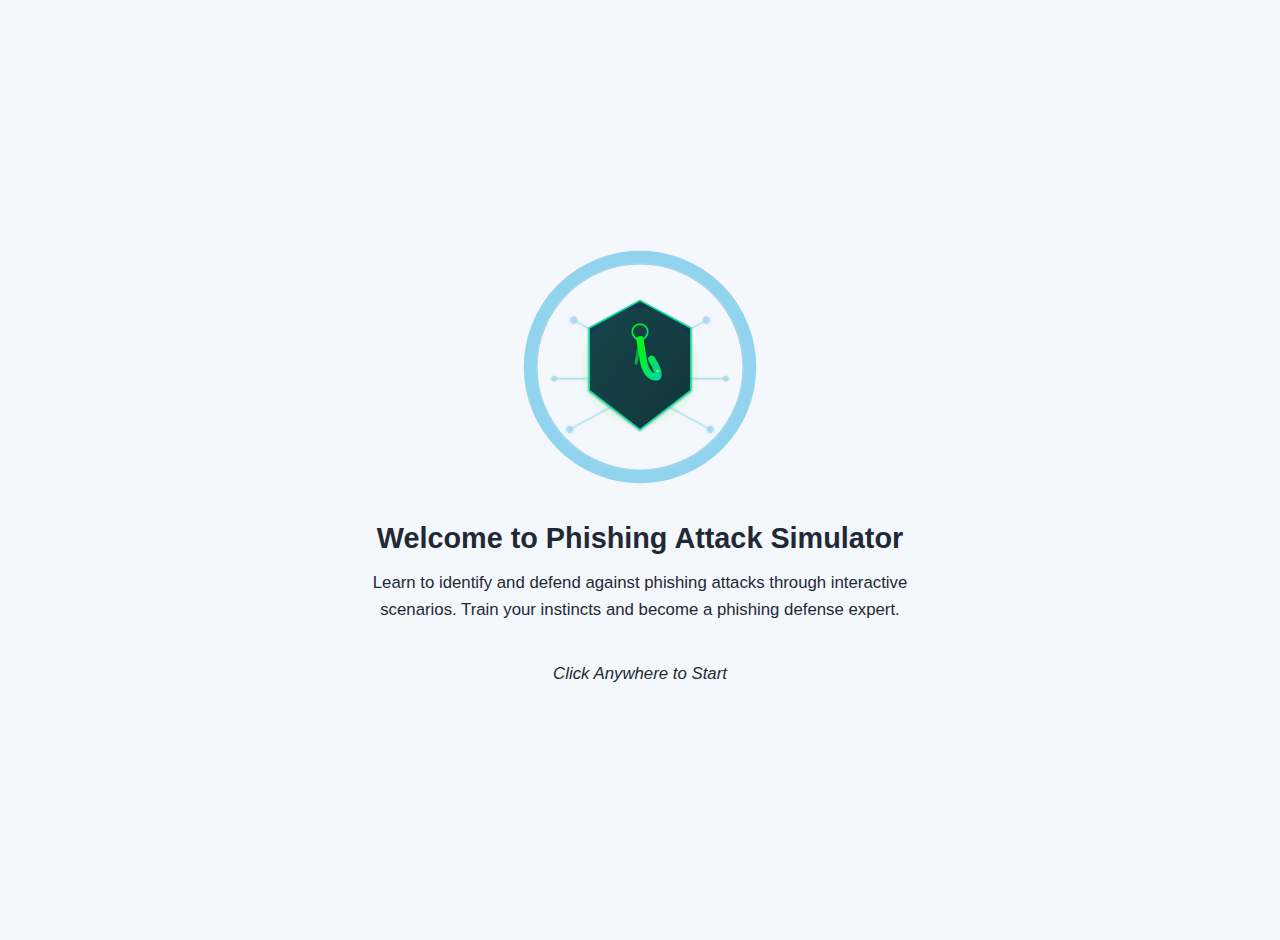
<file: index.html>
<!DOCTYPE html>
<html lang="en">
<head>
    <meta charset="UTF-8" />
    <meta name="viewport" content="width=device-width, initial-scale=1.0" />
    <title>Phishing Attack Simulator</title>
    <link rel="stylesheet" href="styles.css">
</head>
<body>
    <script>
        // Redirect to welcome page on initial load
        window.location.href = 'welcome.html';
    </script>
</body>
</html>
    
    <div class="simulation-container">
        <div class="card">
            <h2 style="text-align:center">💻 Phishing Simulation Area</h2>
            <p style="text-align:center; margin-bottom: 25px;">The selected phishing scenario appears here. Do not enter real credentials! </p>
            
            <div id="simulationContainer" style="min-height: 250px; text-align: center;">
                <p>Select a scenario from the <strong>Dashboard & Scenarios</strong> page to begin.</p>
                <div class="card phishing-box" id="phishingBox">
                    </div>
            </div>
        </div>
    </div>

    <script src="script.js"></script>
    <script>
        document.addEventListener('DOMContentLoaded', () => {
            // Load the selected template when the simulation page loads
            const type = localStorage.getItem('currentPhishTemplate');
            if (type) {
                // Manually construct and inject the content since we can't call loadTemplate directly
                const box = document.getElementById('phishingBox');
                box.style.display = 'block';
                let content = '';

                if (type === 'email') {
                    content = `
                        <h3>⚠️ Account Restricted!</h3>
                        <p>Please login to verify your identity.</p>
                        <div class="input-box">
                            <input type="email" id="email" placeholder="Enter Email" />
                            <input type="password" id="password" placeholder="Enter Password" />
                            <button class="login-btn" onclick="submitPhish()">Verify Now</button>
                        </div>
                        <p class="result" id="resultMsg"></p>
                    `;
                } else if (type === 'bank') {
                    content = `
                        <h3>🏦 Bank Security Alert</h3>
                        <p>We detected unusual activity. Login immediately.</p>
                        <div class="input-box">
                            <input type="text" id="email" placeholder="Card Number / Username" />
                            <input type="password" id="password" placeholder="Online Banking Password" />
                            <button class="login-btn" onclick="submitPhish()">Secure Account</button>
                        </div>
                        <p class="result" id="resultMsg"></p>
                    `;
                } else if (type === 'popup') {
                    content = `
                        <h3>⚠️ SECURITY WARNING</h3>
                        <p>Your device is at risk! Login to restore protection.</p>
                        <div class="input-box">
                            <input type="text" id="email" placeholder="Username" />
                            <input type="password" id="password" placeholder="Password" />
                            <button class="login-btn" onclick="submitPhish()">Fix Issue</button>
                        </div>
                        <p class="result" id="resultMsg"></p>
                    `;
                }
                box.innerHTML = content;
                localStorage.removeItem('currentPhishTemplate'); // Clear the flag
            }
        });
    </script>
</body>
</html>
</file>
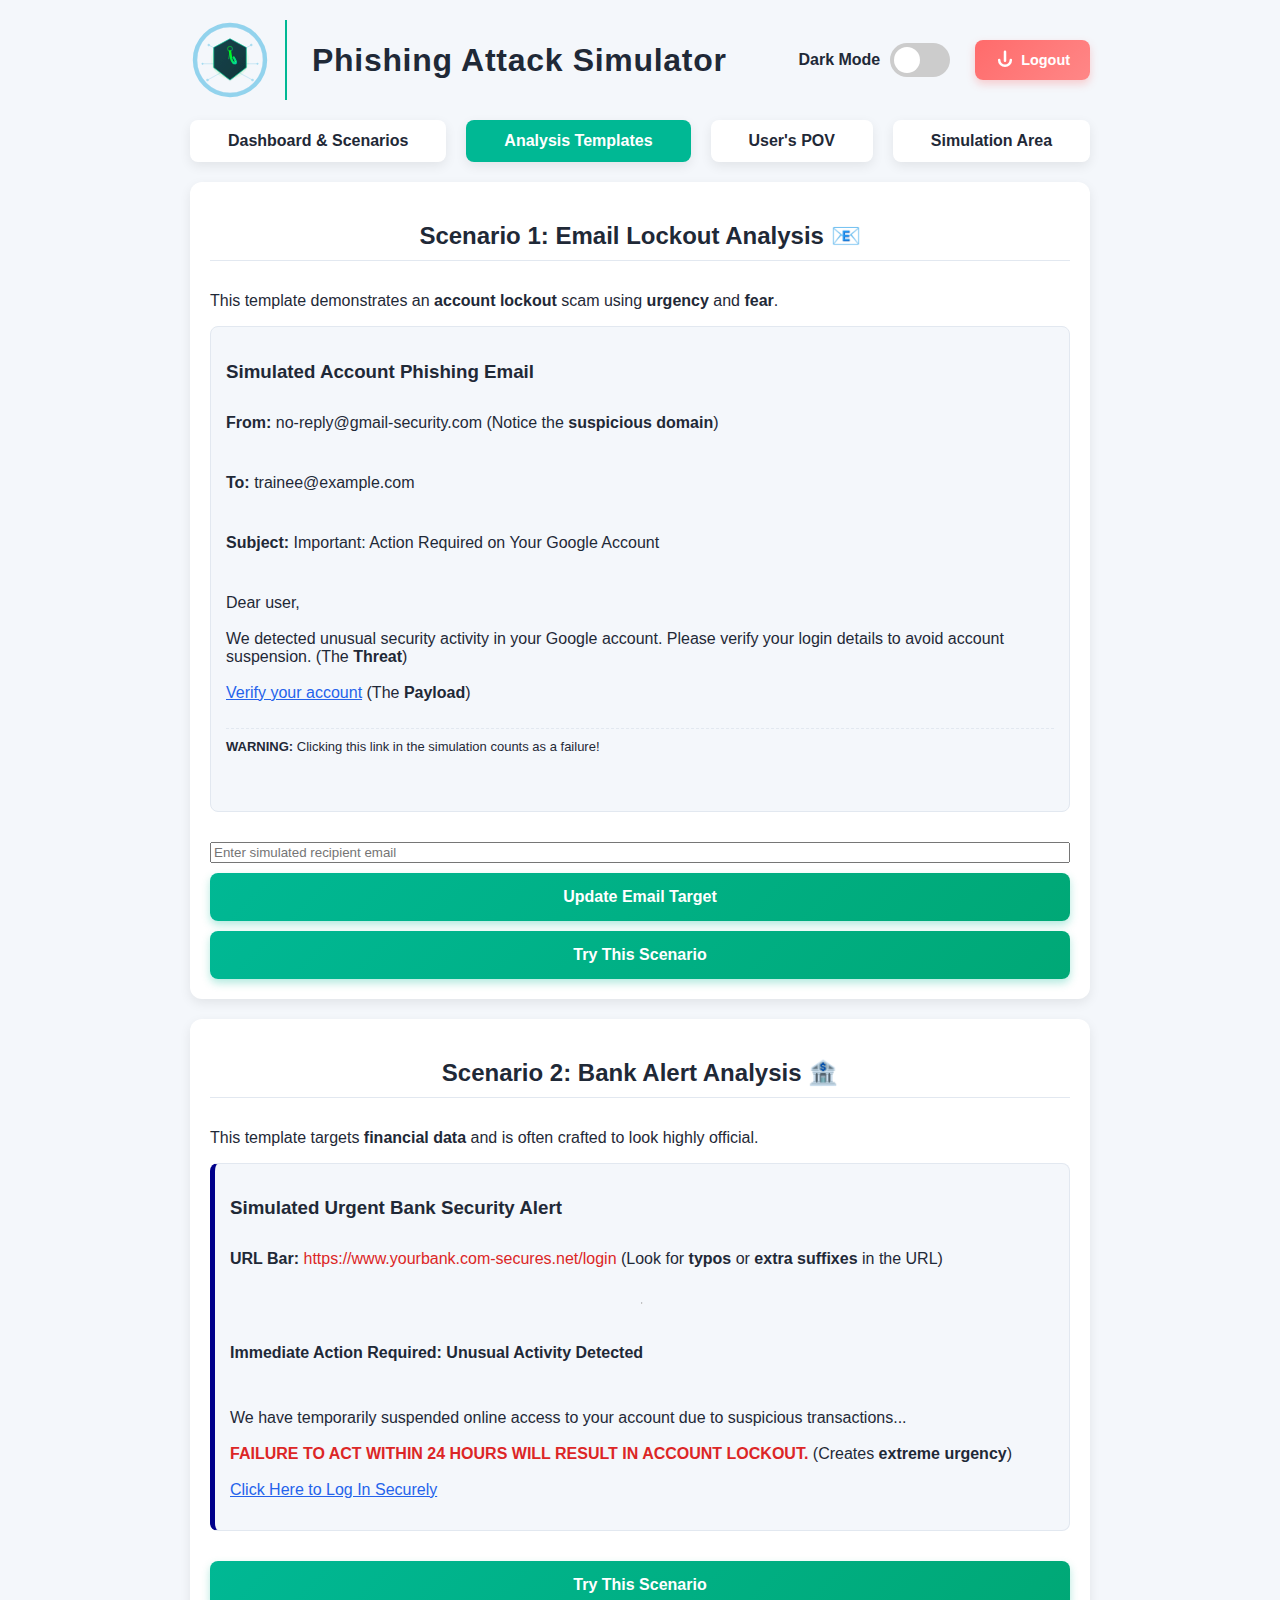
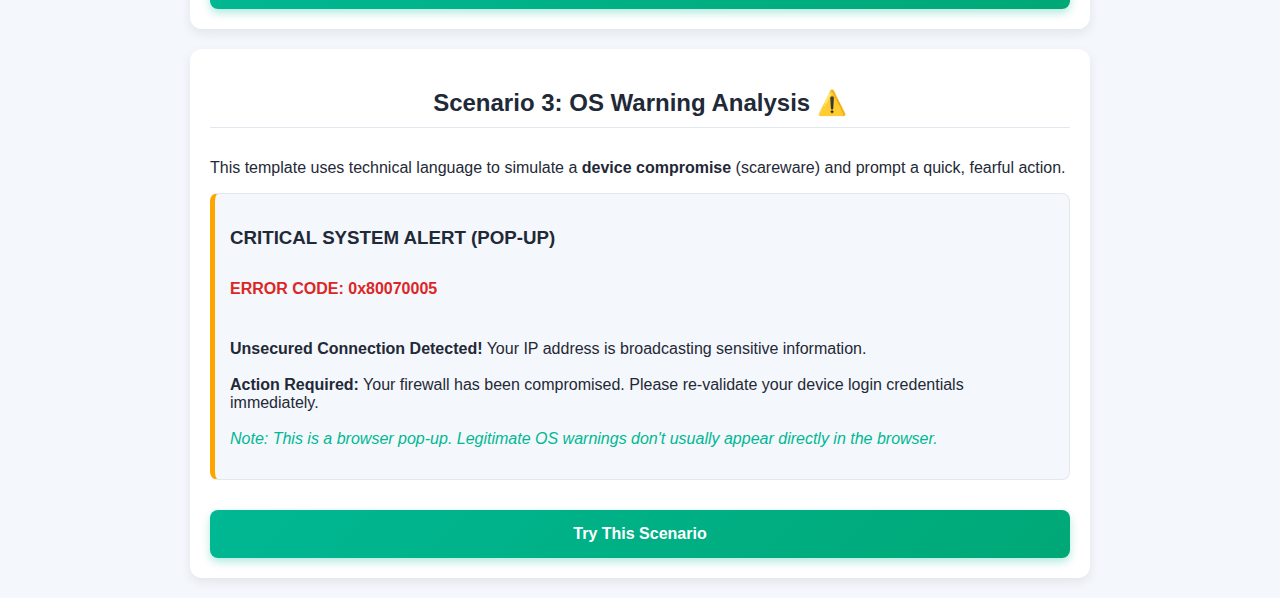
<file: analysis.html>
<!DOCTYPE html>
<html lang="en">
<head>
    <meta charset="UTF-8" />
    <meta name="viewport" content="width=device-width, initial-scale=1.0" />
    <title>Analysis Templates</title>
    <link rel="stylesheet" href="styles.css">
</head>
<body>
    <div class="header">
        <div class="logo-container">
            <img src="logo.svg" alt="Logo" class="logo">
        </div>
        <h1>Phishing Attack Simulator</h1>
        <div class="toggle-container">
            <span style="font-weight: bold;">Dark Mode</span>
            <label class="switch">
                <input type="checkbox" id="toggleDark">
                <span class="slider"></span>
            </label>
        </div>
        <button class="logout-btn" onclick="logout()" aria-label="Logout">
            <svg class="logout-icon" viewBox="0 0 24 24" xmlns="http://www.w3.org/2000/svg" aria-hidden="true" focusable="false">
                <path d="M12 2v11" stroke-linecap="round" stroke-linejoin="round"/>
                <path d="M5 12a7 7 0 0014 0" stroke-linecap="round" stroke-linejoin="round"/>
            </svg>
            <span class="logout-text">Logout</span>
        </button>
    </div>

    <nav class="nav">
        <a href="dashboard.html" class="nav-link">Dashboard & Scenarios</a>
        <a href="analysis.html" class="nav-link active">Analysis Templates</a>
        <a href="receive.html" class="nav-link">User's POV</a>
        <a href="simulation.html" class="nav-link">Simulation Area</a>
    </nav>
    
    <div class="analysis-container">

        <div class="card" id="scenario-email">
            <h2>Scenario 1: Email Lockout Analysis 📧</h2>
            <p>This template demonstrates an <strong>account lockout</strong> scam using <strong>urgency</strong> and <strong>fear</strong>.</p>
            
            <div class="template-preview">
                <h3>Simulated Account Phishing Email</h3>
                <p><strong>From:</strong> no-reply@gmail-security.com (Notice the <strong>suspicious domain</strong>)</p>
                <p><strong>To:</strong> <span id="simEmailTarget">trainee@example.com</span></p>
                <p><strong>Subject:</strong> Important: Action Required on Your Google Account</p>
                <p>
                    Dear user,<br><br>
                    We detected unusual security activity in your Google account. Please verify your login details to avoid account suspension. (The <strong>Threat</strong>)<br><br>
                    <a href="#" id="simEmailLink" style="color:#2563eb;">Verify your account</a> (The <strong>Payload</strong>)
                    <p style="font-size: small; margin: 0; padding-top: 10px; border-top: 1px dashed var(--border);">
                        <strong>WARNING:</strong> Clicking this link in the simulation counts as a failure!
                    </p>
                </p>
            </div>
            
            <div style="margin-top:15px; display:flex; flex-direction:column; gap:10px;">
                <input type="text" id="targetEmailInput" class="input-box" placeholder="Enter simulated recipient email" />
                <button class="template-btn" onclick="setSimEmail()">Update Email Target</button>
                <button class="template-btn" onclick="loadReceiveTemplate('email');">Try This Scenario</button>
            </div>
        </div>

        <div class="card" id="scenario-bank">
            <h2>Scenario 2: Bank Alert Analysis 🏦</h2>
            <p>This template targets <strong>financial data</strong> and is often crafted to look highly official.</p>
            
            <div class="template-preview bank">
                <h3>Simulated Urgent Bank Security Alert</h3>
                <p><strong>URL Bar:</strong> <span style="color:var(--danger);">https://www.yourbank.com-secures.net/login</span> (Look for <strong>typos</strong> or <strong>extra suffixes</strong> in the URL)</p>
                <hr style="border-top: 1px solid var(--border);">
                <h4>Immediate Action Required: Unusual Activity Detected</h4>
                <p>
                    We have temporarily suspended online access to your account due to suspicious transactions...<br><br>
                    <span style="font-weight:bold; color:var(--danger);">FAILURE TO ACT WITHIN 24 HOURS WILL RESULT IN ACCOUNT LOCKOUT.</span> (Creates <strong>extreme urgency</strong>)<br><br>
                    <a href="#" onclick="loadReceiveTemplate('bank'); return false;" style="color:#2563eb;">Click Here to Log In Securely</a>
                </p>
            </div>
            <div style="margin-top:15px; display:flex; flex-direction:column; gap:10px;">
                <button class="template-btn" onclick="loadReceiveTemplate('bank');">Try This Scenario</button>
            </div>
        </div>

        <div class="card" id="scenario-popup">
            <h2>Scenario 3: OS Warning Analysis ⚠️</h2>
            <p>This template uses technical language to simulate a <strong>device compromise</strong> (scareware) and prompt a quick, fearful action.</p>
            
            <div class="template-preview os-warning">
                <h3>CRITICAL SYSTEM ALERT (POP-UP)</h3>
                <p style="color:var(--danger); font-weight:bold;">ERROR CODE: 0x80070005</p>
                <p>
                    <strong>Unsecured Connection Detected!</strong> Your IP address is broadcasting sensitive information.<br><br>
                    <strong>Action Required:</strong> Your firewall has been compromised. Please re-validate your device login credentials immediately.<br><br>
                    <span style="color:var(--primary); font-style:italic;">Note: This is a browser pop-up. Legitimate OS warnings don't usually appear directly in the browser.</span>
                </p>
            </div>
            <div style="margin-top:15px; display:flex; flex-direction:column; gap:10px;">
                <button class="template-btn" onclick="loadReceiveTemplate('popup');">Try This Scenario</button>
            </div>
        </div>

    </div>

    <script src="script.js"></script>
</body>
</html>
</file>
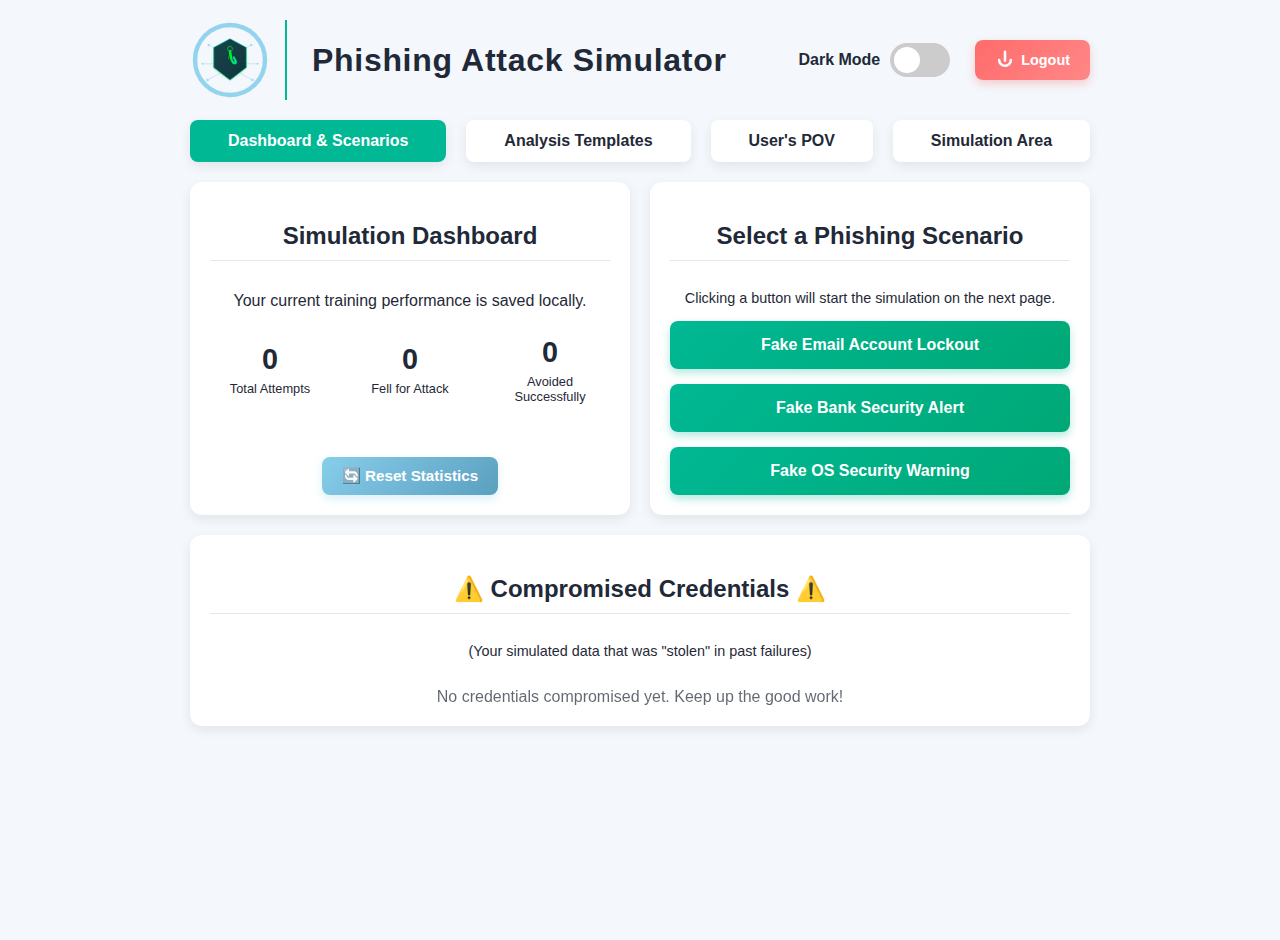
<file: dashboard.html>
<!DOCTYPE html>
<html lang="en">
<head>
    <meta charset="UTF-8" />
    <meta name="viewport" content="width=device-width, initial-scale=1.0" />
    <title>Dashboard & Scenarios</title>
    <link rel="stylesheet" href="styles.css"> 
</head>
<body>
    <div class="header">
        <div class="logo-container">
            <img src="logo.svg" alt="Logo" class="logo">
        </div>
        <h1>Phishing Attack Simulator</h1>
        <div class="toggle-container">
            <span style="font-weight: bold;">Dark Mode</span>
            <label class="switch">
                <input type="checkbox" id="toggleDark">
                <span class="slider"></span>
            </label>
        </div>
        <button class="logout-btn" onclick="logout()" aria-label="Logout">
            <svg class="logout-icon" viewBox="0 0 24 24" xmlns="http://www.w3.org/2000/svg" aria-hidden="true" focusable="false">
                <path d="M12 2v11" stroke-linecap="round" stroke-linejoin="round"/>
                <path d="M5 12a7 7 0 0014 0" stroke-linecap="round" stroke-linejoin="round"/>
            </svg>
            <span class="logout-text">Logout</span>
        </button>
    </div>

    <nav class="nav">
        <a href="dashboard.html" class="nav-link active">Dashboard & Scenarios</a>
        <a href="analysis.html" class="nav-link">Analysis Templates</a>
        <a href="receive.html" class="nav-link">User's POV</a>
        <a href="simulation.html" class="nav-link">Simulation Area</a>
    </nav>

    <div class="dashboard-container">
        
        <div class="card" id="dashboard">
            <h2> Simulation Dashboard</h2>
            <p style="text-align:center;">Your current training performance is saved locally.</p>
            <div class="stats">
                <div class="stat-box"><h3 id="attempts">0</h3><span style="font-size: 0.8em;">Total Attempts</span></div>
                <div class="stat-box"><h3 id="fails">0</h3><span style="font-size: 0.8em;">Fell for Attack</span></div>
                <div class="stat-box"><h3 id="avoided">0</h3><span style="font-size: 0.8em;">Avoided Successfully</span></div>
            </div>
            <div style="text-align: center; margin-top: auto; padding-top: 20px;">
                <button class="reset-btn" onclick="resetStatistics()">🔄 Reset Statistics</button>
            </div>
        </div>

        <div class="card">
            <h2>Select a Phishing Scenario</h2>
            <p style="text-align:center; font-size: 0.9em;">Clicking a button will start the simulation on the next page.</p>
            <div style="display:flex;flex-direction:column;gap:15px; margin-top: auto;">
                <button class="template-btn" onclick="startAnalysisScenario('email')">Fake Email Account Lockout</button>
                <button class="template-btn" onclick="startAnalysisScenario('bank')">Fake Bank Security Alert</button>
                <button class="template-btn" onclick="startAnalysisScenario('popup')">Fake OS Security Warning</button>
            </div>
        </div>
        
        <div class="card wide-card" id="theft-board">
            <h2>⚠️ Compromised Credentials ⚠️</h2>
            <p style="text-align:center; font-size: 0.9em;">(Your simulated data that was "stolen" in past failures)</p>
            <ul id="compromisedList" class="theft-list">
                <li style="text-align:center; opacity: 0.7;">No credentials compromised yet. Keep up the good work!</li>
            </ul>
        </div>

    </div>

    <script src="script.js"></script>
</body>
</html>
</file>
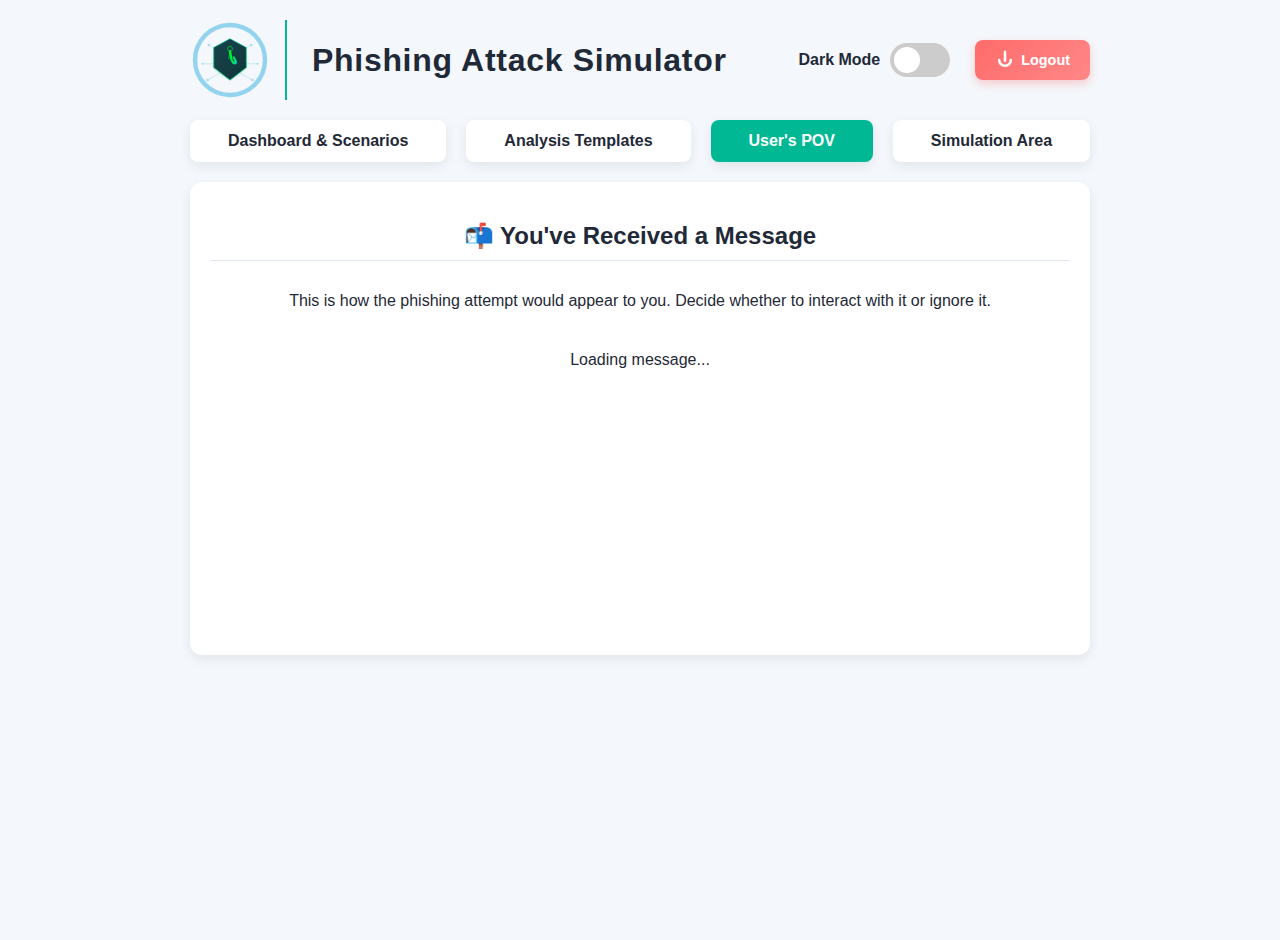
<file: receive.html>
<!DOCTYPE html>
<html lang="en">
<head>
    <meta charset="UTF-8" />
    <meta name="viewport" content="width=device-width, initial-scale=1.0" />
    <title>Receive Phishing</title>
    <link rel="stylesheet" href="styles.css">
</head>
<body>
    <div class="header">
        <div class="logo-container">
            <img src="logo.svg" alt="Logo" class="logo">
        </div>
        <h1>Phishing Attack Simulator</h1>
        <div class="toggle-container">
            <span style="font-weight: bold;">Dark Mode</span>
            <label class="switch">
                <input type="checkbox" id="toggleDark">
                <span class="slider"></span>
            </label>
        </div>
        <button class="logout-btn" onclick="logout()" aria-label="Logout">
            <svg class="logout-icon" viewBox="0 0 24 24" xmlns="http://www.w3.org/2000/svg" aria-hidden="true" focusable="false">
                <path d="M12 2v11" stroke-linecap="round" stroke-linejoin="round"/>
                <path d="M5 12a7 7 0 0014 0" stroke-linecap="round" stroke-linejoin="round"/>
            </svg>
            <span class="logout-text">Logout</span>
        </button>
    </div>

    <nav class="nav">
        <a href="dashboard.html" class="nav-link">Dashboard & Scenarios</a>
        <a href="analysis.html" class="nav-link">Analysis Templates</a>
        <a href="receive.html" class="nav-link active">User's POV</a>
        <a href="simulation.html" class="nav-link">Simulation Area</a>
    </nav>
    
    <div class="receive-container">
        <div class="card">
            <h2 style="text-align:center">📬 You've Received a Message</h2>
            <p style="text-align:center; margin-bottom: 25px;">This is how the phishing attempt would appear to you. Decide whether to interact with it or ignore it.</p>
            
            <div id="receiveContainer" style="min-height: 300px; text-align: center;">
                <p>Loading message...</p>
                <div class="card receive-box" id="receiveBox">
                </div>
            </div>
        </div>
    </div>

    <script src="script.js"></script>
    <script>
        document.addEventListener('DOMContentLoaded', () => {
            // Load the selected template when the receive page loads
            const type = localStorage.getItem('currentPhishTemplate');
            if (type) {
                // Manually construct and inject the content since we can't call loadTemplate directly
                const box = document.getElementById('receiveBox');
                box.style.display = 'block';
                let content = '';

                if (type === 'email') {
                    content = `
                        <div style="border: 2px solid var(--border); border-radius: 8px; padding: 20px; background: var(--card); text-align: left;">
                            <p><strong>From:</strong> security-alert@gmail-security.com</p>
                            <p><strong>Subject:</strong> Important: Action Required on Your Google Account</p>
                            <hr style="border: none; border-top: 1px solid var(--border);">
                            <div style="padding: 15px; background: var(--bg); border-radius: 6px;">
                                <h4 style="margin-top: 0;">Account Restricted</h4>
                                <p>Dear user,</p>
                                <p>We detected unusual security activity in your Google account. Please verify your login details to avoid account suspension.</p>
                                <br>
                                <a href="#" onclick="handlePhishLink('email'); return false;" class="phish-link-btn">Verify your account</a>
                            </div>
                            <p style="font-size: 0.85em; color: var(--text); opacity: 0.7; margin-top: 15px;">gmail.com | Help | Report abuse</p>
                        </div>
                        <div style="display:flex; gap:10px; margin-top:20px; flex-wrap:wrap;">
                            <button class="phish-action-btn" onclick="handlePhishLink('email')">Click the Link</button>
                            <button class="spam-btn" onclick="ignorePhish()">🚫 Ignore/Spam</button>
                        </div>
                        <p class="result" id="resultMsg"></p>
                    `;
                } else if (type === 'bank') {
                    content = `
                        <div style="border: 2px solid var(--border); border-radius: 8px; padding: 20px; background: var(--card); text-align: left;">
                            <p><strong>From:</strong> security@yourbank.com-secures.net</p>
                            <p><strong>Subject:</strong> Urgent: Unusual Activity Detected - Action Required</p>
                            <hr style="border: none; border-top: 1px solid var(--border);">
                            <div style="padding: 15px; background: var(--bg); border-radius: 6px;">
                                <h4 style="margin-top: 0; color: var(--danger);">🏦 Bank Security Alert</h4>
                                <p>We have temporarily suspended online access to your account due to suspicious transactions.</p>
                                <p style="font-weight: bold; color: var(--danger);">FAILURE TO ACT WITHIN 24 HOURS WILL RESULT IN ACCOUNT LOCKOUT.</p>
                                <br>
                                <a href="#" onclick="handlePhishLink('bank'); return false;" class="phish-link-btn">Click Here to Log In Securely</a>
                            </div>
                            <p style="font-size: 0.85em; color: var(--text); opacity: 0.7; margin-top: 15px;">yourbank.com | Help | Report abuse</p>
                        </div>
                        <div style="display:flex; gap:10px; margin-top:20px; flex-wrap:wrap;">
                            <button class="phish-action-btn" onclick="handlePhishLink('bank')">Click the Link</button>
                            <button class="spam-btn" onclick="ignorePhish()">🚫 Ignore/Spam</button>
                        </div>
                        <p class="result" id="resultMsg"></p>
                    `;
                } else if (type === 'popup') {
                    content = `
                        <div style="border: 2px solid var(--danger); border-radius: 8px; padding: 20px; background: var(--card); text-align: center;">
                            <h4 style="color: var(--danger); margin-top: 0;">⚠️ CRITICAL SYSTEM ALERT</h4>
                            <p style="font-weight: bold; color: var(--danger);">ERROR CODE: 0x80070005</p>
                            <div style="padding: 15px; background: #fff3cd; border-radius: 6px; border-left: 4px solid var(--danger);">
                                <p><strong>Unsecured Connection Detected!</strong></p>
                                <p>Your IP address is broadcasting sensitive information.</p>
                                <p style="font-weight: bold;">Action Required: Your firewall has been compromised. Please re-validate your device login credentials immediately.</p>
                                <br>
                                <button class="phish-action-btn" onclick="handlePhishLink('popup')">Re-validate Now</button>
                            </div>
                            <p style="font-size: 0.85em; color: var(--text); opacity: 0.7; margin-top: 15px;">Note: This is a simulated browser pop-up</p>
                        </div>
                        <div style="display:flex; gap:10px; margin-top:20px; flex-wrap:wrap; justify-content:center;">
                            <button class="phish-action-btn" onclick="handlePhishLink('popup')">Re-validate</button>
                            <button class="spam-btn" onclick="ignorePhish()">🚫 Close/Ignore</button>
                        </div>
                        <p class="result" id="resultMsg"></p>
                    `;
                }
                box.innerHTML = content;
                localStorage.removeItem('currentPhishTemplate'); // Clear the flag
            }
        });

        function handlePhishLink(type) {
            let state = getState();
            state.attempts++;
            state.fails++;
            saveState(state);
            updateDashboard();
            
            // Store the selected template and forward to simulation area
            localStorage.setItem('currentPhishTemplate', type);
            window.location.href = 'simulation.html'; // Navigate to the simulation area
        }
    </script>
</body>
</html>
</file>
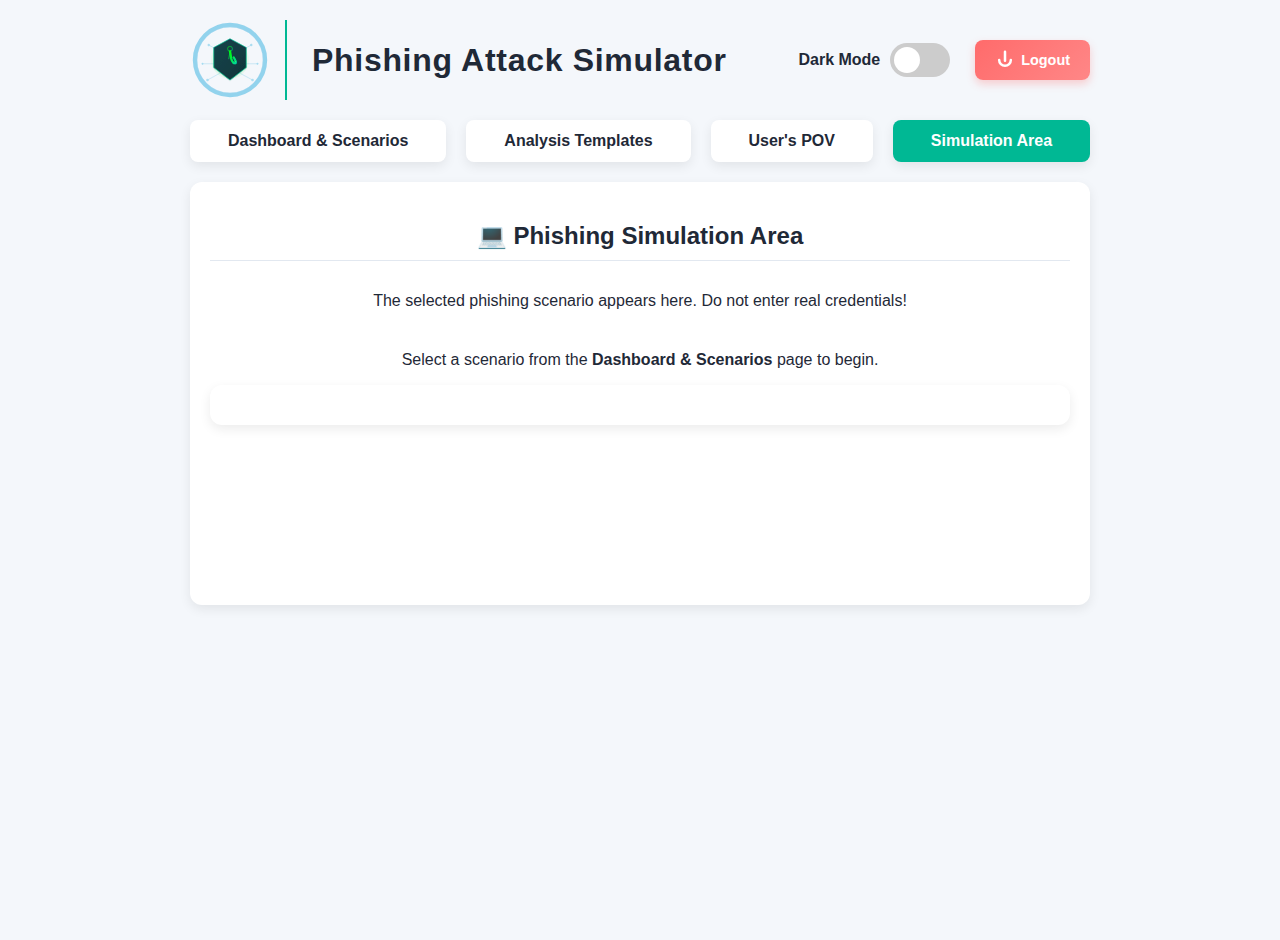
<file: simulation.html>
<!DOCTYPE html>
<html lang="en">
<head>
    <meta charset="UTF-8" />
    <meta name="viewport" content="width=device-width, initial-scale=1.0" />
    <title>Simulation Area</title>
    <link rel="stylesheet" href="styles.css">
</head>
<body>
    <div class="header">
        <div class="logo-container">
            <img src="logo.svg" alt="Logo" class="logo">
        </div>
        <h1>Phishing Attack Simulator</h1>
        <div class="toggle-container">
            <span style="font-weight: bold;">Dark Mode</span>
            <label class="switch">
                <input type="checkbox" id="toggleDark">
                <span class="slider"></span>
            </label>
        </div>
        <button class="logout-btn" onclick="logout()" aria-label="Logout">
            <svg class="logout-icon" viewBox="0 0 24 24" xmlns="http://www.w3.org/2000/svg" aria-hidden="true" focusable="false">
                <path d="M12 2v11" stroke-linecap="round" stroke-linejoin="round"/>
                <path d="M5 12a7 7 0 0014 0" stroke-linecap="round" stroke-linejoin="round"/>
            </svg>
            <span class="logout-text">Logout</span>
        </button>
    </div>

    <nav class="nav">
        <a href="dashboard.html" class="nav-link">Dashboard & Scenarios</a>
        <a href="analysis.html" class="nav-link">Analysis Templates</a>
        <a href="receive.html" class="nav-link">User's POV</a>
        <a href="simulation.html" class="nav-link active">Simulation Area</a>
    </nav>
    
    <div class="simulation-container">
        <div class="card">
            <h2 style="text-align:center">💻 Phishing Simulation Area</h2>
            <p style="text-align:center; margin-bottom: 25px;">The selected phishing scenario appears here. Do not enter real credentials! </p>
            
            <div id="simulationContainer" style="min-height: 250px; text-align: center;">
                <p>Select a scenario from the <strong>Dashboard & Scenarios</strong> page to begin.</p>
                <div class="card phishing-box" id="phishingBox">
                    </div>
            </div>
        </div>
    </div>

    <script src="script.js"></script>
    <script>
        document.addEventListener('DOMContentLoaded', () => {
            // Load the selected template when the simulation page loads
            const type = localStorage.getItem('currentPhishTemplate');
            if (type) {
                // Manually construct and inject the content since we can't call loadTemplate directly
                const box = document.getElementById('phishingBox');
                box.style.display = 'block';
                let content = '';

                if (type === 'email') {
                    content = `
                        <h3>⚠️ Account Restricted!</h3>
                        <p>Please login to verify your identity.</p>
                        <div class="input-box">
                            <input type="email" id="email" placeholder="Enter Email" />
                            <input type="password" id="password" placeholder="Enter Password" />
                            <button class="login-btn" onclick="submitPhish()">Verify Now</button>
                        </div>
                        <p class="result" id="resultMsg"></p>
                    `;
                } else if (type === 'bank') {
                    content = `
                        <h3>🏦 Bank Security Alert</h3>
                        <p>We detected unusual activity. Login immediately.</p>
                        <div class="input-box">
                            <input type="text" id="email" placeholder="Card Number / Username" />
                            <input type="password" id="password" placeholder="Online Banking Password" />
                            <button class="login-btn" onclick="submitPhish()">Secure Account</button>
                        </div>
                        <p class="result" id="resultMsg"></p>
                    `;
                } else if (type === 'popup') {
                    content = `
                        <h3>⚠️ SECURITY WARNING</h3>
                        <p>Your device is at risk! Login to restore protection.</p>
                        <div class="input-box">
                            <input type="text" id="email" placeholder="Username" />
                            <input type="password" id="password" placeholder="Password" />
                            <button class="login-btn" onclick="submitPhish()">Fix Issue</button>
                        </div>
                        <p class="result" id="resultMsg"></p>
                    `;
                }
                box.innerHTML = content;
                localStorage.removeItem('currentPhishTemplate'); // Clear the flag
            }
        });
    </script>
</body>
</html>
</file>
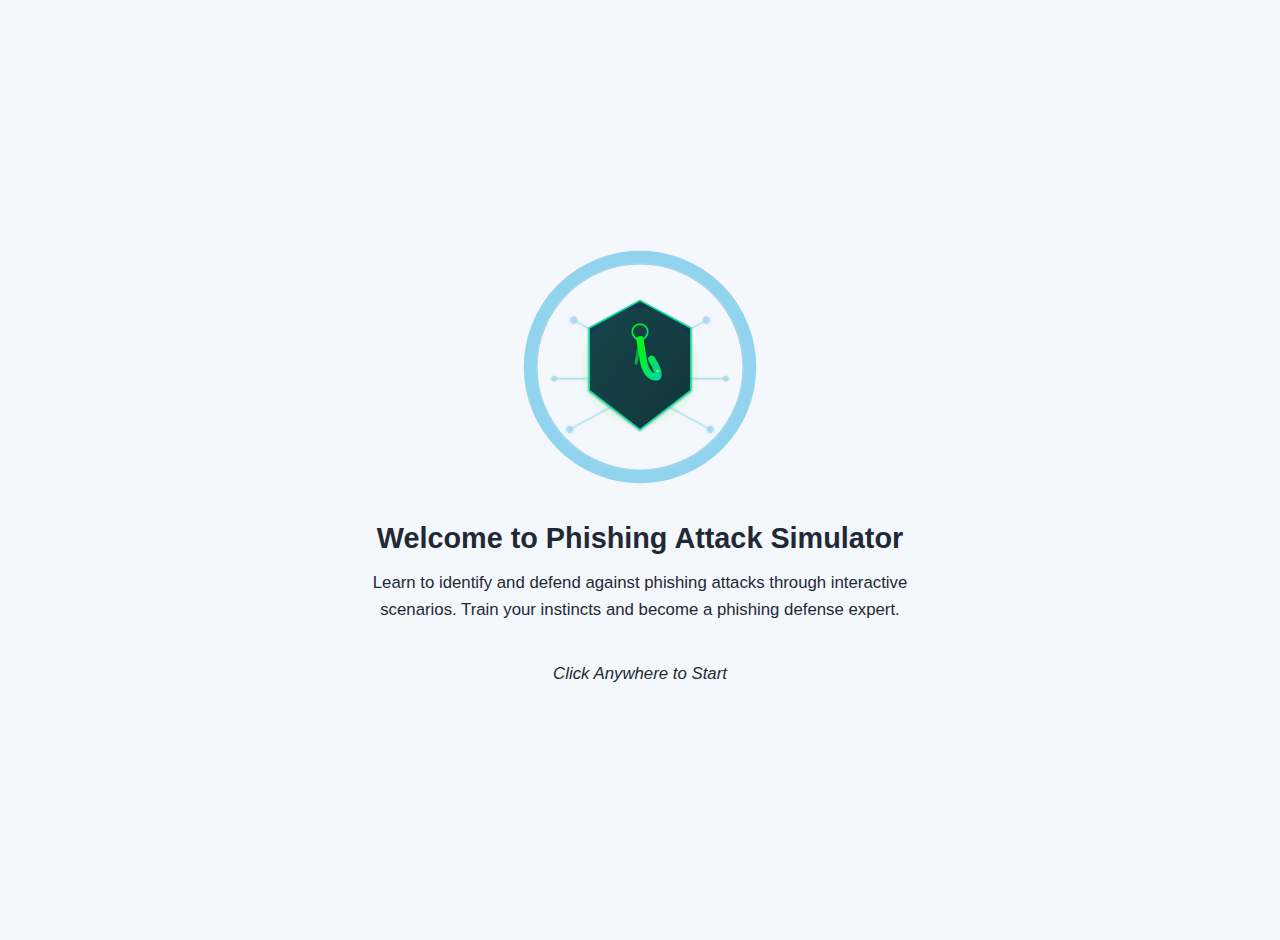
<file: welcome.html>
<!DOCTYPE html>
<html lang="en">
<head>
    <meta charset="UTF-8" />
    <meta name="viewport" content="width=device-width, initial-scale=1.0" />
    <title>Welcome - Phishing Defense Simulator</title>
    <link rel="stylesheet" href="styles.css">
</head>
<body>
    <div class="welcome-container">
        <div class="welcome-content">
            <div class="floating-logo-wrapper">
                <img src="logo.svg" alt="Logo" class="welcome-logo">
            </div>
            
            <div class="welcome-text">
                <h1>Welcome to Phishing Attack Simulator</h1>
                <p>Learn to identify and defend against phishing attacks through interactive scenarios. Train your instincts and become a phishing defense expert.</p>
                <p class="click-to-start"> <br> Click Anywhere to Start</p>
            </div>
        </div>
    </div>

    <script src="script.js"></script>
    <script>
        // Handle dark mode toggle
        const toggleDark = document.createElement('input');
        toggleDark.type = 'checkbox';
        toggleDark.id = 'toggleDark';
        
        const darkModeEnabled = localStorage.getItem('darkMode') === 'true';
        if (darkModeEnabled) {
            document.documentElement.classList.add('dark');
            toggleDark.checked = true;
        }
        
        toggleDark.addEventListener('change', () => {
            document.documentElement.classList.toggle('dark');
            localStorage.setItem('darkMode', document.documentElement.classList.contains('dark'));
        });

        // Click anywhere to navigate to dashboard
        document.addEventListener('click', () => {
            window.location.href = 'dashboard.html';
        });

        // Also allow pressing any key to start
        document.addEventListener('keydown', () => {
            window.location.href = 'dashboard.html';
        });
    </script>
</body>
</html>
</file>
<file: styles.css>
:root {
    /* Light Mode Variables */
    --bg: #f4f7fb;
    --card: #ffffff;
    --primary: #00b894; /* Main Accent: Teal/Green */
    --primary-light: #87ceeb; /* Secondary Accent: Light Blue */
    --secondary: #1a3a52;
    --danger: #dc2626;
    --success: #059669;
    --text: #1f2937;
    --border: #e2e8f0;
    --shadow: 0 4px 12px rgba(0,0,0,0.08);
}
.dark {
    /* Dark Mode Variables */
    --bg: #1e293b;
    --card: #334155;
    --primary: #60a5fa; /* Main Accent: Blue */
    --primary-light: #60a5fa; /* Aligning primary-light to primary in dark mode */
    --secondary: #2d5f8d;
    --danger: #ef4444;
    --success: #10b981;
    --text: #f1f5f9;
    --border: #475569;
    --shadow: 0 4px 12px rgba(0,0,0,0.3);
}
/* Base Styling (Mobile First) */
body {
    font-family: 'Segoe UI', Tahoma, Geneva, Verdana, sans-serif;
    background: var(--bg);
    margin: 0;
    padding: 15px;
    color: var(--text);
    transition: background 0.3s, color 0.3s;
    min-height: 100vh;
    font-size: 14px; /* Default small size */
}

/* --- Responsive Typography and Padding --- */
@media (min-width: 768px) {
    body {
        padding: 20px;
        font-size: 16px; /* Larger size for tablets/desktops */
    }
}

/* --- ANIMATIONS (Unchanged) --- */
@keyframes slideInFromBottom {
    from {
        opacity: 0;
        transform: translateY(30px);
    }
    to {
        opacity: 1;
        transform: translateY(0);
    }
}

@keyframes float {
    0%, 100% {
        transform: translateY(0px);
    }
    50% {
        transform: translateY(-20px);
    }
}

/* --- WELCOME PAGE --- */
.welcome-container {
    display: flex;
    align-items: center;
    justify-content: center;
    min-height: 100vh;
    width: 100%;
    cursor: pointer;
}
.welcome-content {
    display: flex;
    flex-direction: column;
    align-items: center;
    justify-content: center;
    text-align: center;
    gap: 30px;
    padding: 20px;
    max-width: 600px;
}
.floating-logo-wrapper {
    width: 150px;
    height: 150px;
    animation: float 3s ease-in-out infinite;
}
.welcome-logo {
    width: 100%;
    height: 100%;
    object-fit: contain;
}
.welcome-text h1 { font-size: 1.2em; margin: 0 0 15px 0; color: var(--text); }
.welcome-text p { font-size: 0.95em; color: var(--text); margin: 10px 0; line-height: 1.6; }
.click-to-start { font-size: 0.8em; margin-top: 30px; font-weight: normal; font-style: italic; color: var(--primary); }
@media (min-width: 768px) {
    .floating-logo-wrapper { width: 200px; height: 200px; }
    .welcome-text h1 { font-size: 1.6em; }
    .welcome-text p { font-size: 1em; }
    .click-to-start { font-size: 0.9em; }
}
@media (min-width: 1024px) {
    .floating-logo-wrapper { width: 250px; height: 250px; }
    .welcome-text h1 { font-size: 1.8em; }
    .welcome-text p { font-size: 1.05em; }
    .click-to-start { font-size: 0.95em; }
}

/* --- HEADER / NAVIGATION --- */
.header {
    display: flex;
    justify-content: space-between;
    align-items: center;
    margin-bottom: 20px;
    gap: 15px; 
    max-width: 900px;
    margin-left: auto;
    margin-right: auto;
    padding: 0 10px; 
    flex-wrap: wrap; 
}
.logo-container {
    width: 50px; 
    height: 50px;
    display: flex;
    align-items: center;
    justify-content: center;
    flex-shrink: 0;
    padding-right: 8px;
    border-right: 2px solid var(--primary);
}
.logo {
    width: 100%;
    height: 100%;
    object-fit: contain;
}
.header h1 {
    font-size: 1.3em; 
    margin: 0;
    text-align: left; 
    flex: 1;
    min-width: 150px; 
    color: var(--text);
    font-weight: 700;
    letter-spacing: 0.5px;
}
.controls {
    display: flex;
    align-items: center;
    gap: 10px;
    flex-shrink: 0;
}
.toggle-container {
    display: flex;
    align-items: center;
    gap: 8px;
    flex-shrink: 0;
}
.toggle-container span {
    font-size: 0.75em; 
    font-weight: bold;
    white-space: nowrap;
}

/* Logout Button */
.logout-btn {
    background: linear-gradient(135deg, #ff6b6b 0%, #ff8787 100%);
    color: white;
    padding: 8px 12px;
    border: none;
    border-radius: 8px;
    font-size: 0.75em;
    font-weight: bold;
    cursor: pointer;
    transition: 0.3s;
    box-shadow: 0 4px 8px rgba(255, 107, 107, 0.3);
    white-space: nowrap;
    flex-shrink: 0;
    display: inline-flex;
    align-items: center;
    gap: 6px;
}
.logout-btn:hover {
    transform: translateY(-2px);
    box-shadow: 0 6px 12px rgba(255, 107, 107, 0.4);
}
.logout-icon {
    width: 16px; 
    height: 16px;
    flex-shrink: 0;
    fill: none;
    stroke: #fff;
    stroke-width: 3;
}

/* Desktop Header Overrides */
@media (min-width: 768px) {
    .header {
        gap: 25px;
        padding: 0 20px;
    }
    .logo-container {
        width: 80px;
        height: 80px;
        padding-right: 15px;
    }
    .header h1 {
        font-size: 2em;
        letter-spacing: 0.7px;
    }
    .controls {
        gap: 15px; /* Increased gap for better spacing */
    }
    .toggle-container span {
        font-size: 1em;
    }
    .logout-btn {
        padding: 10px 20px;
        font-size: 0.9em;
    }
    .logout-icon {
        width: 20px; 
        height: 20px;
    }
}

/* --- NAVIGATION BAR --- */
.nav {
    display: flex;
    flex-direction: column; /* Stack vertically on mobile */
    gap: 10px; 
    margin: 0 auto 20px;
    max-width: 900px;
    padding: 0 20px;
    animation: slideInFromBottom 0.4s ease-out;
}
.nav-link {
    background: var(--card);
    color: var(--text);
    padding: 12px 15px; /* Increased vertical padding for tappability */
    border-radius: 8px;
    text-decoration: none;
    font-weight: bold;
    flex-grow: 1;
    text-align: center;
    transition: background 0.3s, color 0.3s;
    box-shadow: var(--shadow);
}
.nav-link:hover, .nav-link.active {
    background: var(--primary);
    color: white;
}

/* Desktop Navigation Overrides */
@media (min-width: 768px) {
    .nav {
        flex-direction: row; /* Horizontal on desktop */
        gap: 20px; /* Wider gap for desktop */
    }
    .nav-link {
        padding: 12px 25px;
        font-size: 1em;
    }
}

/* --- BUTTON STYLING --- */
.reset-btn {
    background: linear-gradient(135deg, var(--primary-light) 0%, #5b9fbf 100%);
    color: white;
    padding: 10px 20px;
    border: none;
    border-radius: 8px;
    font-size: 0.95em;
    font-weight: bold;
    cursor: pointer;
    transition: 0.3s;
    box-shadow: 0 4px 8px rgba(135, 206, 235, 0.3);
}

.reset-btn:hover {
    transform: translateY(-2px);
    box-shadow: 0 6px 12px rgba(135, 206, 235, 0.4);
}

/* --- DASHBOARD LAYOUT --- */
.dashboard-container {
    display: grid;
    grid-template-columns: 1fr; /* Single column on mobile */
    gap: 20px;
    max-width: 900px;
    margin: 0 auto;
    padding: 0 20px;
    animation: slideInFromBottom 0.4s ease-out;
}

/* Desktop Dashboard Overrides */
@media (min-width: 768px) {
    .dashboard-container {
        grid-template-columns: 1fr 1fr; /* Two columns on desktop */
        grid-template-rows: auto auto; 
        align-items: stretch; /* Fix: Ensure cards align vertically */
    }
    .wide-card {
        grid-column: 1 / 3; 
    }
}

/* Container for Analysis page */
.analysis-container {
    display: flex;
    flex-direction: column;
    gap: 20px;
    max-width: 900px;
    margin: 0 auto;
    padding: 0 20px;
    animation: slideInFromBottom 0.4s ease-out;
}

/* Container for Simulation page */
.simulation-container {
    display: flex;
    flex-direction: column;
    gap: 20px;
    max-width: 900px;
    margin: 0 auto;
    padding: 0 20px;
    animation: slideInFromBottom 0.4s ease-out;
}

/* --- CARD STYLING --- */
.card {
    background: var(--card);
    padding: 15px;
    border-radius: 12px;
    box-shadow: var(--shadow);
    transition: background 0.3s, box-shadow 0.3s;
    display: flex;
    flex-direction: column;
}
.card h2 {
    display: flex;
    align-items: center;
    justify-content: center;
    gap: 10px;
    padding-bottom: 10px;
    border-bottom: 1px solid var(--border);
    margin-bottom: 15px;
    font-size: 1.3em;
}
.card p {
    font-size: 0.9em;
}

@media (min-width: 768px) {
    .card {
        padding: 20px;
    }
    .card h2 {
        font-size: 1.5em;
    }
    .card p {
        font-size: 1em;
    }
}

/* --- TOGGLE SWITCH (Unchanged) --- */
.toggle-container {
    display: flex;
    align-items: center;
    gap: 10px;
}
.switch {
    position: relative;
    display: inline-block;
    width: 60px;
    height: 34px;
}
.switch input { opacity: 0; width: 0; height: 0; }
.slider {
    position: absolute;
    cursor: pointer;
    top: 0; left: 0; right: 0; bottom: 0;
    background-color: #ccc;
    transition: .4s;
    border-radius: 34px;
}
.slider:before {
    position: absolute;
    content: "";
    height: 26px; width: 26px;
    left: 4px; bottom: 4px;
    background-color: white;
    transition: .4s;
    border-radius: 50%;
}
input:checked + .slider { background-color: var(--primary); }
input:checked + .slider:before { transform: translateX(26px); }

/* --- BUTTONS & STATS --- */
.template-btn {
    width: 100%;
    padding: 12px;
    border: none;
    border-radius: 8px;
    background: linear-gradient(135deg, var(--primary) 0%, #00a876 100%);
    color: white;
    cursor: pointer;
    font-size: 0.9em;
    font-weight: bold;
    transition: 0.3s;
    box-shadow: 0 4px 8px rgba(0, 184, 148, 0.3);
}
.template-btn:hover { 
    transform: translateY(-2px);
    box-shadow: 0 6px 12px rgba(0, 184, 148, 0.4);
}

@media (min-width: 768px) {
    .template-btn {
        padding: 15px;
        font-size: 1em;
    }
}

.stats {
    display: flex;
    justify-content: space-around;
    text-align: center;
    padding-top: 10px;
    gap: 20px; /* Default desktop gap */
    flex-wrap: nowrap;
}

.stat-box {
    flex: 1;
    min-width: 100px; /* Restore desktop minimum width */
    display: flex;
    flex-direction: column;
    align-items: center;
    justify-content: center;
}

.stat-box h3 {
    font-size: 1.3em;
    margin: 0 0 5px 0;
}

@media (min-width: 768px) {
    .stat-box h3 {
        font-size: 1.8em;
    }
}

/* --- SIMULATION AREA --- */
.phish-login-box {
    width: 100%;
    max-width: 400px;
    padding: 25px;
    background: var(--card); 
    border: 2px solid var(--danger);
    border-radius: 10px;
    box-shadow: 0 5px 15px rgba(0,0,0,0.2);
    margin: 20px auto 0;
}
.input-box input {
    width: 100%;
    padding: 10px;
    margin: 10px 0;
    border: 1px solid var(--border);
    border-radius: 8px;
    font-size: 16px;
    background: var(--bg); 
    color: var(--text);
    transition: border-color 0.3s;
}
.login-btn {
    width: 100%;
    padding: 12px;
    border: none;
    border-radius: 8px;
    background: linear-gradient(135deg, var(--danger) 0%, #e64c4c 100%);
    color: white;
    cursor: pointer;
    font-size: 1em;
    font-weight: bold;
    transition: 0.3s;
    box-shadow: 0 4px 8px rgba(220, 38, 38, 0.3);
    margin-top: 10px;
}
.result.good { color: var(--success); font-weight: bold; }
.result.bad { color: var(--danger); font-weight: bold; }

/* --- RECEIVE PAGE --- */
.receive-container {
    max-width: 900px;
    margin: 0 auto;
    padding: 0 20px;
    animation: slideInFromBottom 0.4s ease-out;
}
.receive-box {
    display: none;
    width: 100%;
    max-width: 600px;
    padding: 20px;
    background: var(--card);
    box-shadow: 0 5px 15px rgba(0,0,0,0.2);
    margin: 30px auto;
}
.phish-action-btn {
    background: var(--primary);
    color: white;
    padding: 12px 24px;
    border: none;
    border-radius: 8px;
    font-size: 0.95em;
    font-weight: bold;
    cursor: pointer;
    transition: 0.3s;
    box-shadow: 0 4px 8px rgba(0, 184, 148, 0.3);
    flex: 1;
    min-width: 150px;
}

/* --- ANALYSIS TEMPLATE STYLING --- */
.template-preview {
    border: 1px solid var(--border);
    padding: 15px;
    border-radius: 8px;
    background: var(--bg);
    display: flex;
    flex-direction: column;
    gap: 10px;
    text-align: left;
    margin-bottom: 15px;
}
.template-preview.bank { border-left: 5px solid darkblue; }
.template-preview.os-warning { border-left: 5px solid orange; }
.template-preview h3 { text-align: left; margin-bottom: 5px; }


/* --- THEFT LIST STYLING --- */
.theft-list {
    list-style: none;
    padding: 0;
    margin: 15px 0 0;
    max-height: 250px; 
    overflow-y: auto;
}

.theft-item, .theft-header {
    display: flex;
    justify-content: space-between;
    padding: 10px 0;
    border-bottom: 1px solid var(--border);
    font-size: 0.9em;
}

.theft-header {
    font-weight: bold;
    color: var(--primary);
    border-bottom: 2px solid var(--primary);
    position: sticky;
    top: 0;
    background: var(--card);
    z-index: 10;
    font-size: 1em; /* Ensure good size on desktop */
}

.theft-item {
    background: var(--card);
    transition: background 0.2s;
}

.theft-item:hover {
    background: var(--bg);
}

/* Column Width Distribution (Desktop/Tablet) */
.theft-col {
    flex: 1;
    min-width: 50px;
}
.username-col { flex: 2; }
.password-col { flex: 2; }
.time-col     { flex: 1.5; font-size: 0.95em; text-align: right; }

/* Mobile Layout for List Items (Max 600px) */
@media (max-width: 600px) {
    .theft-header { display: none; } 
    .theft-item { 
        flex-direction: column; 
        padding: 10px; 
        border: 1px solid var(--border); 
        margin-bottom: 8px; 
        border-radius: 4px; 
        box-shadow: var(--shadow); 
    }
    .theft-col { display: block; width: 100%; padding: 2px 0; }
    .password-col code { 
        display: block;
        padding: 5px;
        background: var(--bg);
        border-radius: 4px;
        font-weight: bold;
        word-break: break-all;
    }
    .time-col { text-align: left; opacity: 0.8; margin-top: 5px; font-size: 0.9em; }
    .theft-item span:before { 
        font-weight: normal;
        margin-right: 5px;
    }
    .username-col:before { content: "Username: "; font-weight: bold; }
    .password-col:before { content: "Password: "; font-weight: bold; }
    .time-col:before { content: "Time: "; font-weight: bold; }
}
</file>
